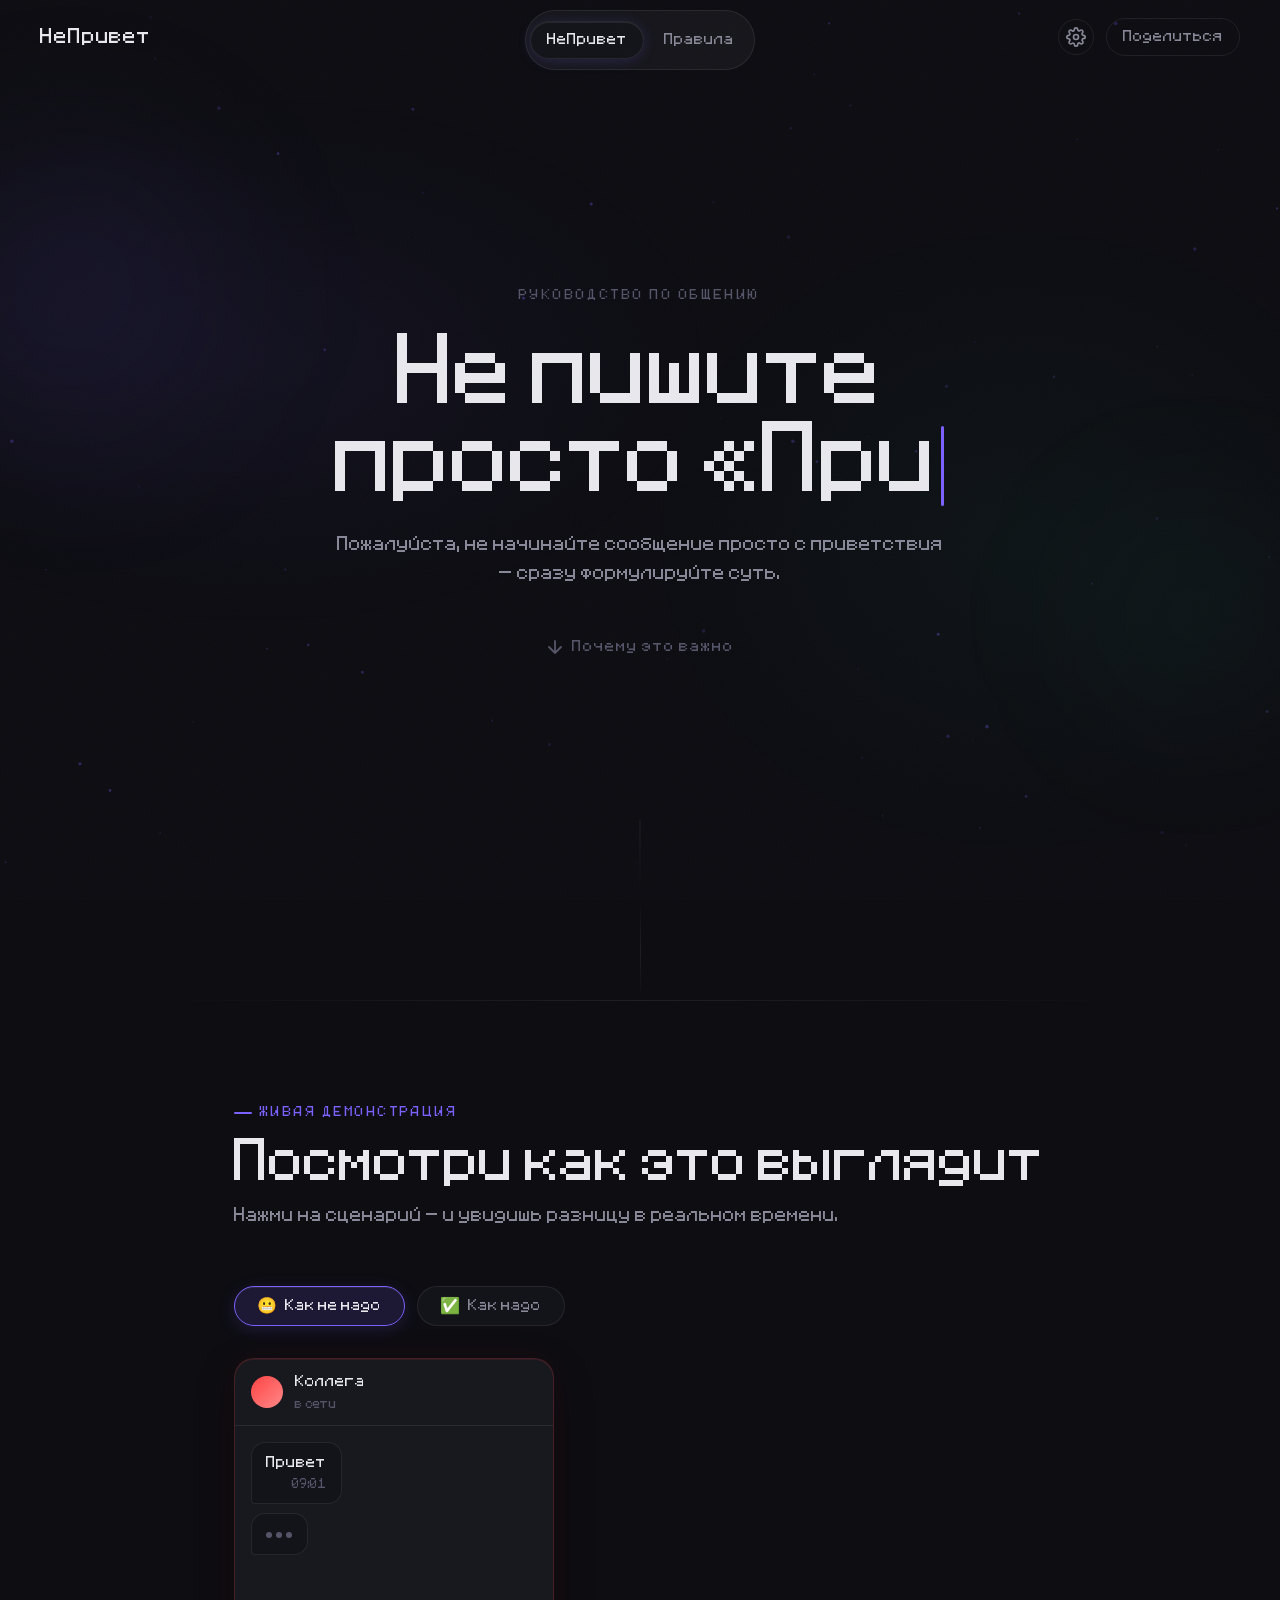
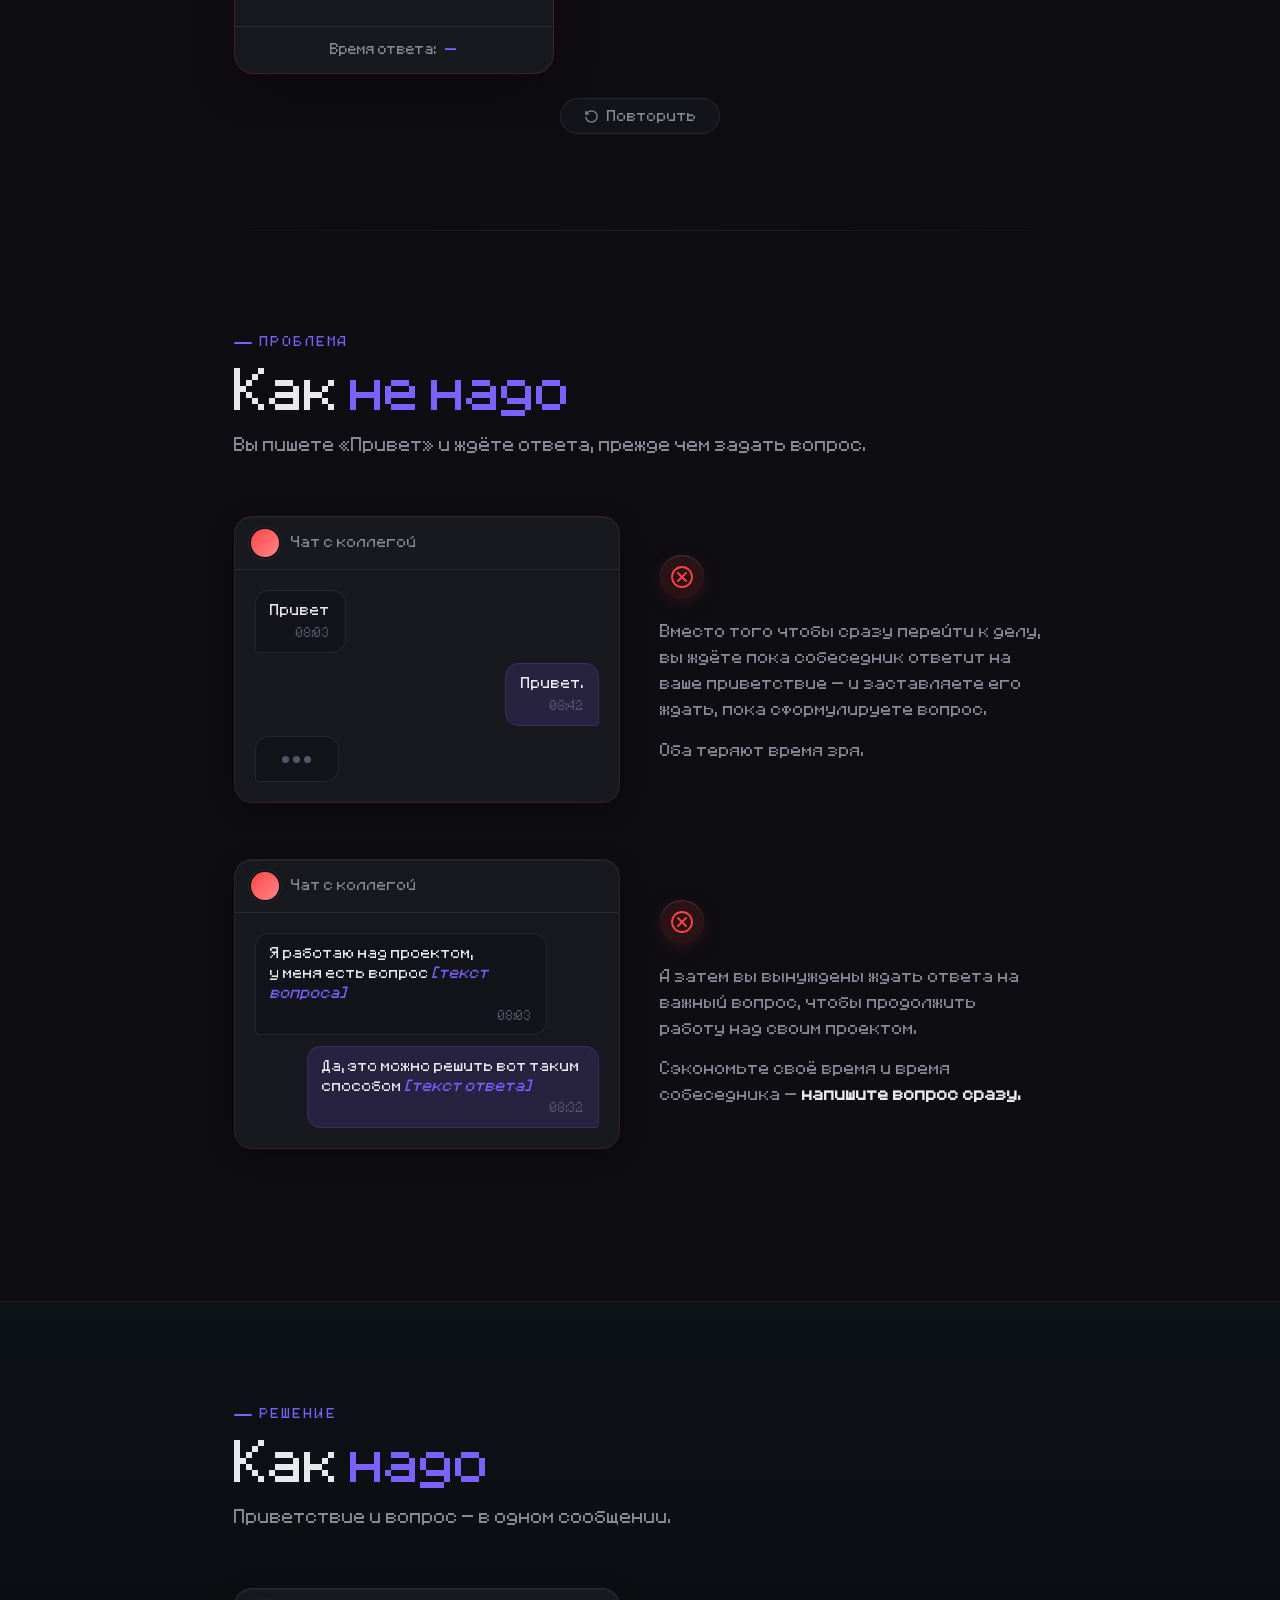
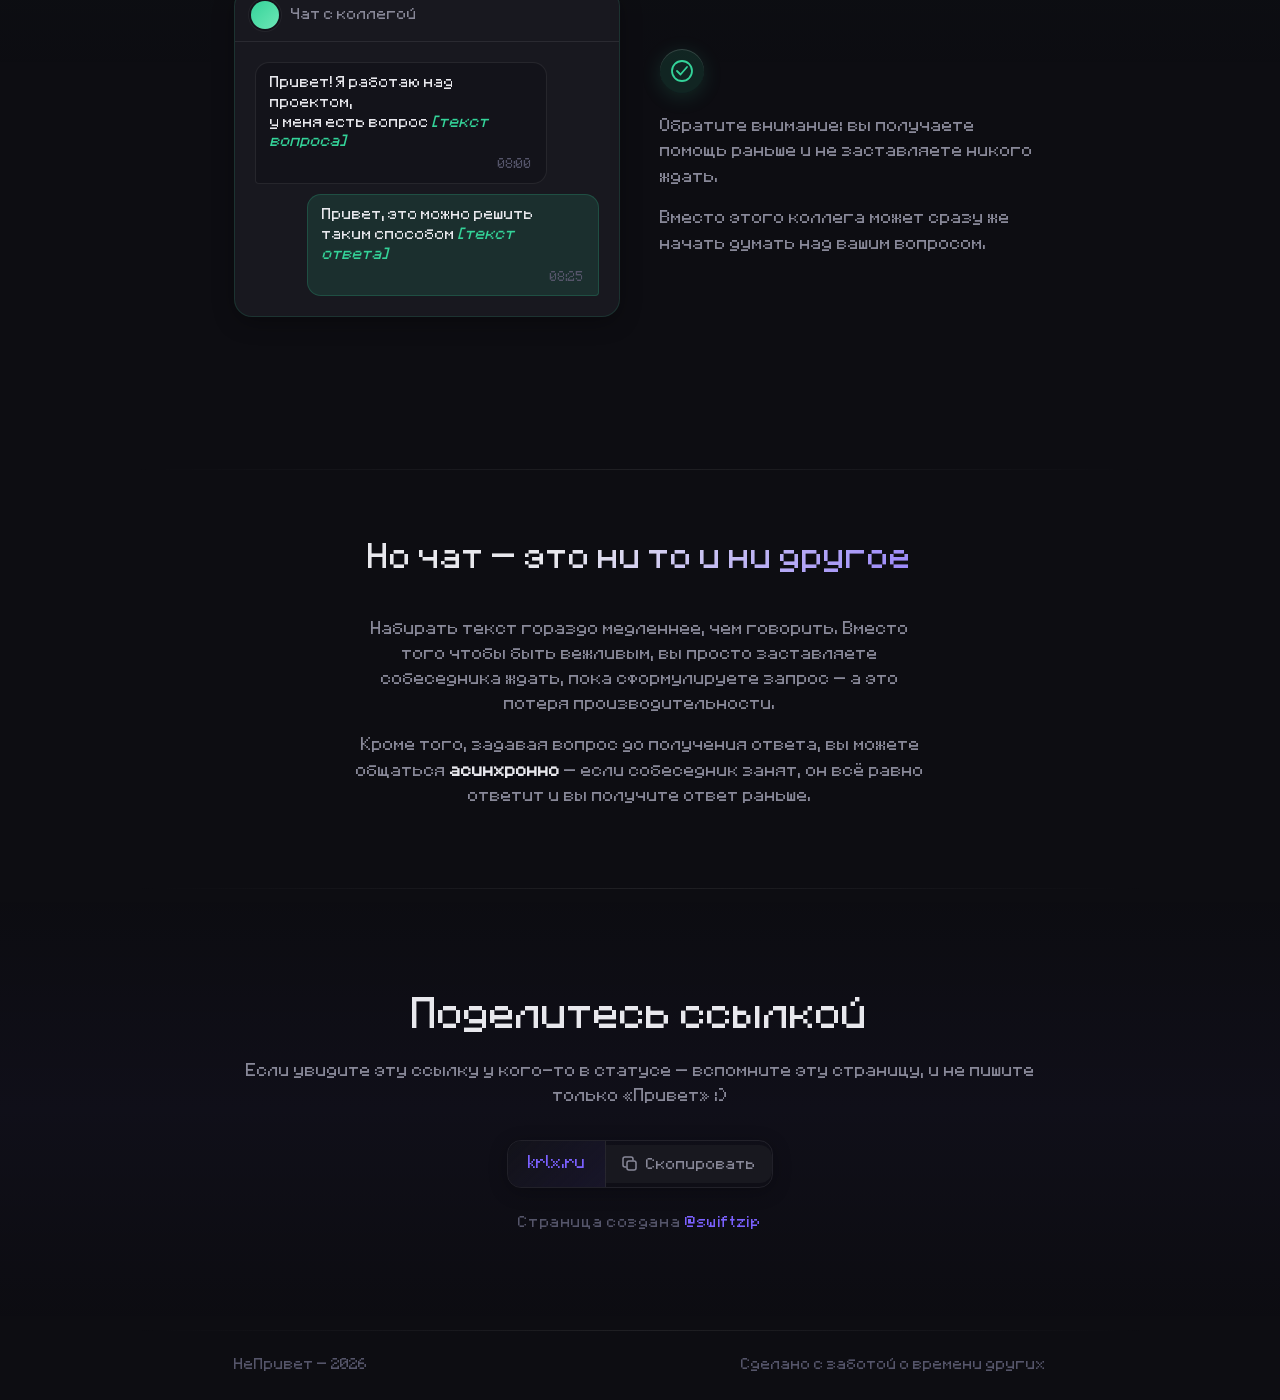
<file: index.html>
<!DOCTYPE html>
<html lang="ru">
<head>
  <meta charset="UTF-8" />
  <meta name="viewport" content="width=device-width, initial-scale=1.0" />
  <title>НеПривет — напиши сразу</title>
  <link rel="preconnect" href="https://fonts.googleapis.com" />
  <link rel="preconnect" href="https://fonts.gstatic.com" crossorigin />
  <link href="https://fonts.googleapis.com/css2?family=Inter:wght@300;400;500;600&display=swap" rel="stylesheet" />
  <script>
    try {
      const theme = localStorage.getItem('np_theme');
      const bg = theme === 'cyberpunk' ? '#120424' : theme === 'matrix' ? '#000800' : '#0d0d12';
      document.documentElement.style.background = bg;
      document.documentElement.style.setProperty('--bg', bg);
      if (theme === 'cyberpunk') {
        document.documentElement.style.setProperty('--surface', '#1f093d');
        document.documentElement.style.setProperty('--card', '#2b0f4c');
        document.documentElement.style.setProperty('--accent', '#ff0055');
        document.documentElement.style.setProperty('--accent-glow', 'rgba(255,0,85,0.08)');
      } else if (theme === 'matrix') {
        document.documentElement.style.setProperty('--surface', '#001a00');
        document.documentElement.style.setProperty('--card', '#002600');
        document.documentElement.style.setProperty('--accent', '#00ff41');
        document.documentElement.style.setProperty('--good', '#00ff41');
        document.documentElement.style.setProperty('--accent-glow', 'rgba(0,255,65,0.08)');
      } else {
        document.documentElement.style.setProperty('--accent-glow', 'rgba(123,97,255,0.08)');
      }
      if (localStorage.getItem('np_transitions') === 'false') {
        document.documentElement.classList.add('no-view-transitions');
      }
    } catch (e) {}
  </script>
  <style>
    /* Critical CSS — applied before any JS module loads.
       Prevents bare-HTML flash on view transitions. */
    *, *::before, *::after { box-sizing: border-box; margin: 0; padding: 0; }
    html { background: var(--bg, #0d0d12); }
    body { background: var(--bg, #0d0d12); font-family: 'Inter', sans-serif; color: #e8e8f0; opacity: 0; transition: opacity 0.15s ease; }
    body.ready { opacity: 1; }

    /* ── PARTICLES CANVAS ── */
    #particles-canvas {
      position: fixed;
      top: 0; left: 0;
      width: 100%; height: 100%;
      pointer-events: none;
      z-index: 0;
      opacity: 0.55;
    }

    /* \u2500\u2500 PARALLAX HERO \u2500\u2500 */
    .hero { overflow: hidden; }
    .hero-inner { will-change: transform; }

    /* \u2500\u2500 DESIGN POLISH \u2500\u2500 */

    /* Mesh gradient backdrop behind hero */
    .hero::before {
      content: '';
      position: absolute; inset: 0;
      background:
        radial-gradient(ellipse 60% 50% at 20% 40%, rgba(123,97,255,0.06) 0%, transparent 60%),
        radial-gradient(ellipse 50% 60% at 80% 60%, rgba(52,211,153,0.04) 0%, transparent 60%);
      pointer-events: none; z-index: 0;
    }

    /* Ambient glow under how-section */
    .how-section { background: linear-gradient(to bottom, rgba(52,211,153,.03) 0%, transparent 50%) !important; }
    .how-section::before {
      content: ''; position: absolute;
      top: -1px; left: 10%; right: 10%; height: 1px;
      background: linear-gradient(to right, transparent, rgba(52,211,153,.2), transparent);
    }

    /* Section top lines — thin gradient */
    .why-section::before, .async-section::before, .share-section::before, .demo-section::before {
      content: ''; position: absolute;
      top: 0; left: 10%; right: 10%; height: 1px;
      background: linear-gradient(to right, transparent, var(--border, rgba(255,255,255,.08)), transparent);
    }
    .why-section, .async-section, .share-section, .demo-section {
      border-top: none !important; position: relative;
    }

    /* Chat windows — rounder, softer borders, elegant ambient glow */
    .chat-window {
      border-radius: 18px !important;
      overflow: hidden;
      background: var(--card, #18181f);
      border: 1px solid var(--border, rgba(255,255,255,0.08));
      box-shadow: 0 6px 24px -4px rgba(0,0,0,0.4), inset 0 1px 0 rgba(255,255,255,0.04);
      transition: transform 0.35s cubic-bezier(0.16, 1, 0.3, 1), box-shadow 0.35s cubic-bezier(0.16, 1, 0.3, 1), border-color 0.35s ease;
    }
    .chat-window.bad  {
      border-color: rgba(255,68,68,0.14) !important;
    }
    .chat-window.good {
      border-color: rgba(52,211,153,0.14) !important;
    }
    .chat-window.bad:hover {
      transform: translateY(-2px);
      border-color: rgba(255,68,68,0.3) !important;
      box-shadow: 0 16px 40px -6px rgba(0,0,0,0.5), 0 0 36px rgba(255,68,68,0.08), inset 0 1px 0 rgba(255,68,68,0.12) !important;
    }
    .chat-window.good:hover {
      transform: translateY(-2px);
      border-color: rgba(52,211,153,0.3) !important;
      box-shadow: 0 16px 40px -6px rgba(0,0,0,0.5), 0 0 36px rgba(52,211,153,0.08), inset 0 1px 0 rgba(52,211,153,0.12) !important;
    }

    /* Avatar ring */
    .chat-avatar { box-shadow: 0 0 0 2px var(--surface,#13131a), 0 0 0 3px rgba(255,255,255,.05); }

    /* Share section ambient */
    .share-section { background: linear-gradient(to bottom, transparent, rgba(123,97,255,.03) 50%, transparent) !important; }

    /* Copy-url pill & container */
    .copy-wrap {
      border-radius: 14px !important;
      border: 1px solid var(--border, rgba(255,255,255,0.08));
      box-shadow: 0 4px 20px -2px rgba(0,0,0,0.3);
      transition: border-color 0.3s ease, box-shadow 0.3s ease;
    }
    .copy-wrap:hover {
      border-color: rgba(123,97,255,0.3);
      box-shadow: 0 10px 32px -4px rgba(0,0,0,0.45), 0 0 28px rgba(123,97,255,0.09);
    }
    .copy-url { background: linear-gradient(135deg, var(--surface), rgba(123,97,255,.08)) !important; }

    /* Rule cards softer */
    .rule-card {
      border-radius: 18px !important;
      border: 1px solid var(--border, rgba(255,255,255,0.07)) !important;
      box-shadow: 0 4px 20px -2px rgba(0,0,0,0.3);
      transition: transform 0.35s cubic-bezier(0.16, 1, 0.3, 1), box-shadow 0.35s cubic-bezier(0.16, 1, 0.3, 1), border-color 0.35s ease;
    }
    .rule-card:hover {
      transform: translateY(-2px);
      border-color: rgba(123,97,255,0.25) !important;
      box-shadow: 0 16px 40px -6px rgba(0,0,0,0.5), 0 0 32px rgba(123,97,255,0.08), inset 0 1px 0 rgba(123,97,255,0.1) !important;
    }

    /* Messages styling — softer rounded bubbles */
    .msg {
      border-radius: 14px !important;
      line-height: 1.55;
    }
    .msg-in { border-bottom-left-radius: 4px !important; }
    .msg-out { border-bottom-right-radius: 4px !important; }

    /* Icon badge glow — soft ambient drop */
    .good-badge { box-shadow: 0 4px 20px rgba(52,211,153,.15), inset 0 1px 0 rgba(255,255,255,.15); }
    .bad-badge  { box-shadow: 0 4px 20px rgba(255,68,68,.12), inset 0 1px 0 rgba(255,255,255,.15); }

    /* Async note gradient text */
    .async-note {
      background: linear-gradient(135deg, var(--text,#e8e8ed) 40%, var(--accent,#7B61FF) 100%);
      -webkit-background-clip: text; -webkit-text-fill-color: transparent; background-clip: text;
    }

    /* Footer gradient top line */
    .site-footer { border-top: none !important; position: relative; }
    .site-footer::before {
      content: ''; position: absolute;
      top: 0; left: 10%; right: 10%; height: 1px;
      background: linear-gradient(to right, transparent, var(--border,rgba(255,255,255,.08)), transparent);
    }

    /* ── GLOW & BUTTON EFFECTS ── */
    .btn-share {
      position: relative;
      border-radius: 99px;
      transition: background 0.25s, color 0.25s, border-color 0.25s, box-shadow 0.3s ease, transform 0.25s ease;
    }
    .btn-share:hover {
      transform: translateY(-1px);
      box-shadow: 0 4px 20px rgba(123,97,255,0.22), 0 0 16px rgba(123,97,255,0.1);
    }

    .copy-btn {
      position: relative;
      overflow: hidden;
      border-radius: 0 12px 12px 0;
    }
    .copy-btn::before {
      content: '';
      position: absolute;
      inset: 0;
      background: linear-gradient(90deg, transparent, rgba(123,97,255,0.15), transparent);
      transform: translateX(-100%);
      transition: transform 0.4s ease;
    }
    .copy-btn:hover::before { transform: translateX(100%); }

    /* ── TYPING CURSOR ── */
    .typing-cursor {
      display: inline-block;
      width: 3px;
      height: 1em;
      background: var(--accent, #7B61FF);
      margin-left: 4px;
      vertical-align: middle;
      border-radius: 2px;
      animation: blink 0.9s ease-in-out infinite;
    }
    @keyframes blink {
      0%, 100% { opacity: 1; }
      50% { opacity: 0; }
    }

    /* ── TYPING DOTS (chat) ── */
    .typing-dots {
      display: inline-flex;
      align-items: center;
      gap: 4px;
      padding: 8px 12px;
    }
    .typing-dots span {
      display: block;
      width: 7px;
      height: 7px;
      border-radius: 50%;
      background: var(--text-3, #55556a);
      animation: dotBounce 1.3s ease-in-out infinite;
    }
    .typing-dots span:nth-child(2) { animation-delay: 0.18s; }
    .typing-dots span:nth-child(3) { animation-delay: 0.36s; }
    @keyframes dotBounce {
      0%, 80%, 100% { transform: translateY(0); opacity: 0.4; }
      40% { transform: translateY(-5px); opacity: 1; }
    }

    /* ── STATS SECTION ── */
    .stats-section {
      padding: 5rem 0;
      border-top: 1px solid var(--border, rgba(255,255,255,0.08));
      position: relative;
      z-index: 1;
    }
    .stats-grid {
      display: grid;
      grid-template-columns: repeat(3, 1fr);
      gap: 2rem;
      margin-top: 2.5rem;
    }
    .stat-card {
      text-align: center;
      padding: 2rem 1rem;
      background: var(--card, #18181f);
      border: 1px solid var(--border, rgba(255,255,255,0.08));
      border-radius: 18px;
      transition: transform 0.35s cubic-bezier(0.16, 1, 0.3, 1), box-shadow 0.35s cubic-bezier(0.16, 1, 0.3, 1), border-color 0.35s ease;
      cursor: default;
      box-shadow: 0 4px 20px -2px rgba(0,0,0,0.3);
    }
    .stat-card:hover {
      transform: translateY(-3px);
      box-shadow: 0 16px 36px -6px rgba(0,0,0,0.45), 0 0 32px rgba(123,97,255,0.08);
      border-color: rgba(123,97,255,0.25);
    }
    .stat-number {
      font-family: var(--font, 'Minecraft', sans-serif);
      font-size: clamp(2rem, 5vw, 3.2rem);
      font-weight: 400;
      color: var(--accent, #7B61FF);
      line-height: 1;
      margin-bottom: 0.5rem;
      display: block;
    }
    .stat-label {
      font-size: 0.82rem;
      color: var(--text-2, #888898);
      letter-spacing: 0.04em;
    }

    /* ── MOUSE GLOW CURSOR ── */
    .mouse-glow {
      position: fixed;
      width: 480px;
      height: 480px;
      border-radius: 50%;
      pointer-events: none;
      z-index: 0;
      background: radial-gradient(circle, var(--accent-glow, rgba(123,97,255,0.06)) 0%, transparent 68%);
      transform: translate(-50%, -50%);
      transition: opacity 0.3s ease;
      opacity: 0;
      filter: blur(20px);
    }

    /* ── NAV ACTIVE GLOW ── */
    .nav-item.active {
      box-shadow: 0 2px 14px rgba(123,97,255,0.18), inset 0 1px 0 rgba(255,255,255,0.08);
    }
    .nav-item {
      transition: background 0.2s, color 0.2s, box-shadow 0.2s;
    }
    .nav-item:hover:not(.active) {
      box-shadow: 0 2px 8px rgba(255,255,255,0.05);
    }

    /* ── SECTION HIGHLIGHT LINE ── */
    .section-tag {
      position: relative;
    }
    .section-tag::before {
      content: '';
      display: inline-block;
      width: 18px;
      height: 2px;
      background: var(--accent, #7B61FF);
      vertical-align: middle;
      margin-right: 8px;
      border-radius: 2px;
    }

    /* ── HERO GRADIENT ORBS ── */
    .hero-orb {
      position: absolute;
      border-radius: 50%;
      filter: blur(80px);
      pointer-events: none;
      z-index: 0;
      animation: orbFloat 8s ease-in-out infinite alternate;
    }
    .hero-orb-1 {
      width: 400px;
      height: 400px;
      background: radial-gradient(circle, rgba(123,97,255,0.12) 0%, transparent 70%);
      top: 10%;
      left: -10%;
    }
    .hero-orb-2 {
      width: 300px;
      height: 300px;
      background: radial-gradient(circle, rgba(52,211,153,0.07) 0%, transparent 70%);
      bottom: 15%;
      right: -5%;
      animation-delay: -4s;
    }
    @keyframes orbFloat {
      from { transform: translate(0, var(--scroll-y, 0px)) scale(1); }
      to { transform: translate(30px, calc(var(--scroll-y, 0px) - 20px)) scale(1.05); }
    }
    .hero { position: relative; z-index: 1; }
    .hero-inner { position: relative; z-index: 2; }

    /* Ensure all content above canvas/glow */
    main, header, nav, footer { position: relative; z-index: 1; }

    /* \u2500\u2500 DEMO SECTION \u2500\u2500 */
    .demo-section { border-top: 1px solid var(--border, rgba(255,255,255,.08)); }

    .demo-tabs {
      display: flex; gap: .75rem;
      margin-bottom: 2rem;
    }
    .demo-tab-btn {
      display: flex; align-items: center; gap: .5rem;
      padding: .6rem 1.4rem; border-radius: 99px;
      border: 1px solid var(--border, rgba(255,255,255,.08));
      background: var(--surface, #13131a);
      color: var(--text-2, #888898);
      font-family: var(--font); font-size: .82rem;
      cursor: pointer;
      transition: background .2s, color .2s, border-color .2s, box-shadow .25s ease, transform .2s ease;
    }
    .demo-tab-btn:hover { color: var(--text); background: var(--card); }
    .demo-tab-btn.active {
      background: var(--accent-dim, rgba(123,97,255,.15));
      border-color: var(--accent, #7B61FF);
      color: var(--text);
      box-shadow: 0 4px 18px rgba(123,97,255,0.16), inset 0 1px 0 rgba(255,255,255,0.08);
    }
    .demo-tab-icon { font-size: 1rem; }

    .demo-arena {
      display: flex; align-items: flex-start; gap: 2.5rem;
      flex-wrap: wrap;
    }

    /* phone mockup — rounded, soft lighting */
    .demo-phone {
      flex: 0 0 320px; max-width: 100%;
      background: var(--card, #18181f);
      border: 1px solid var(--border, rgba(255,255,255,.08));
      border-radius: 20px; overflow: hidden;
      box-shadow: 0 8px 32px -4px rgba(0,0,0,0.4), inset 0 1px 0 rgba(255,255,255,0.04);
      transition: border-color .4s, box-shadow .4s, transform .4s;
    }
    .demo-phone.scene-bad  {
      border-color: rgba(255,68,68,.18);
      box-shadow: 0 14px 40px -4px rgba(0,0,0,0.45), 0 0 36px rgba(255,68,68,.07), inset 0 1px 0 rgba(255,68,68,0.1);
    }
    .demo-phone.scene-good {
      border-color: rgba(52,211,153,.18);
      box-shadow: 0 14px 40px -4px rgba(0,0,0,0.45), 0 0 36px rgba(52,211,153,.07), inset 0 1px 0 rgba(52,211,153,0.1);
    }

    .demo-phone-bar {
      display: flex; align-items: center; gap: .75rem;
      padding: .75rem 1rem;
      border-bottom: 1px solid var(--border, rgba(255,255,255,.08));
    }
    .demo-avatar {
      width: 32px; height: 32px; border-radius: 50%;
      background: linear-gradient(135deg, #7B61FF, #34d399);
      transition: background .4s;
      flex-shrink: 0;
    }
    .demo-avatar.bad-av  { background: linear-gradient(135deg,#f44,#f88); }
    .demo-avatar.good-av { background: linear-gradient(135deg,#34d399,#6ee7b7); }
    .demo-contact-name { display: block; font-size: .82rem; color: var(--text); }
    .demo-contact-status {
      display: block; font-size: .68rem;
      color: var(--text-3, #55556a); letter-spacing: .03em;
    }
    .demo-contact-status.online { color: #34d399; }

    .demo-chat-body {
      min-height: 200px; padding: 1rem;
      display: flex; flex-direction: column; gap: .55rem;
      overflow: hidden;
    }

    /* demo messages — rounded message bubbles */
    .demo-msg {
      max-width: 82%;
      padding: .65rem .9rem;
      border-radius: 14px;
      font-size: .8rem; line-height: 1.55;
      color: var(--text);
      opacity: 0; transform: translateY(8px);
      transition: opacity .3s ease, transform .3s ease;
    }
    .demo-msg.visible { opacity: 1; transform: translateY(0); }
    .demo-msg.in  {
      align-self: flex-start;
      background: var(--surface);
      border: 1px solid var(--border);
      border-bottom-left-radius: 4px;
    }
    .demo-msg.out {
      align-self: flex-end;
      background: var(--accent-dim);
      border: 1px solid rgba(123,97,255,.2);
      border-bottom-right-radius: 4px;
    }
    .demo-msg.out.good-out {
      background: var(--good-dim, rgba(52,211,153,.12));
      border-color: rgba(52,211,153,.25);
      border-bottom-right-radius: 4px;
    }
    .demo-msg-time { display: block; font-size: .65rem; color: var(--text-3); margin-top: .2rem; text-align: right; }

    /* typing dots inside demo */
    .demo-dots {
      display: inline-flex; align-items: center; gap: 4px; padding: 4px 0;
    }
    .demo-dots span {
      display: block; width: 6px; height: 6px; border-radius: 50%;
      background: var(--text-3, #55556a);
      animation: dotBounce 1.3s ease-in-out infinite;
    }
    .demo-dots span:nth-child(2) { animation-delay: .18s; }
    .demo-dots span:nth-child(3) { animation-delay: .36s; }

    /* time bar */
    .demo-time-bar {
      display: flex; align-items: center; justify-content: center; gap: .5rem;
      padding: .65rem 1rem;
      border-top: 1px solid var(--border, rgba(255,255,255,.08));
      font-size: .75rem; color: var(--text-2);
    }
    .demo-time-value { font-family: var(--font); font-size: .9rem; color: var(--accent); }
    .demo-time-value.good-time { color: var(--good, #34d399); }

    /* verdict — rounded, soft lighting */
    .demo-verdict {
      flex: 1; min-width: 200px;
      display: flex; flex-direction: column; gap: 1rem;
      padding: 1.6rem;
      background: var(--card, #18181f);
      border: 1px solid var(--border, rgba(255,255,255,.08));
      border-radius: 20px;
      box-shadow: 0 8px 32px -4px rgba(0,0,0,0.35), inset 0 1px 0 rgba(255,255,255,0.04);
      opacity: 0; transition: opacity .5s ease, transform .5s ease;
      min-height: 200px; justify-content: center;
    }
    .demo-verdict.visible { opacity: 1; }
    .demo-verdict-icon {
      font-size: 2rem;
      display: block; margin-bottom: .25rem;
    }
    .demo-verdict-title {
      font-family: var(--font); font-size: 1.1rem;
      color: var(--text); margin-bottom: .35rem;
    }
    .demo-verdict-text { font-size: .85rem; color: var(--text-2); line-height: 1.7; }
    .demo-verdict-tag {
      display: inline-flex; align-items: center; gap: .4rem;
      font-size: .72rem; padding: .3rem .75rem;
      border-radius: 99px;
      margin-top: .25rem; width: fit-content;
    }
    .demo-verdict-tag.bad-tag  { background: var(--bad-dim, rgba(255,68,68,.12)); color: var(--bad, #ff4444); }
    .demo-verdict-tag.good-tag { background: var(--good-dim, rgba(52,211,153,.12)); color: var(--good, #34d399); }

    /* replay button */
    .demo-controls { margin-top: 1.5rem; display: flex; justify-content: center; }
    .demo-replay-btn {
      display: inline-flex; align-items: center; gap: .5rem;
      padding: .6rem 1.4rem; border-radius: 99px;
      border: 1px solid var(--border); background: var(--surface);
      color: var(--text-2); font-family: var(--font); font-size: .8rem;
      cursor: pointer;
      transition: background .2s, color .2s, transform .2s, box-shadow .25s ease, border-color .2s;
    }
    .demo-replay-btn:hover {
      background: var(--accent-dim);
      color: var(--text);
      border-color: var(--accent);
      box-shadow: 0 4px 18px rgba(123,97,255,.18);
      transform: translateY(-1px);
    }
    .demo-replay-btn:active { transform: scale(.96); }
    .demo-replay-btn svg { transition: transform .4s ease; }
    .demo-replay-btn:hover svg { transform: rotate(360deg); }

    @media (max-width: 700px) {
      .demo-arena { flex-direction: column; }
      .demo-phone { flex: none; width: 100%; }
      .demo-verdict { min-height: auto; }
    }
      .settings-modal { border-radius: 20px !important; box-shadow: 0 20px 50px -10px rgba(0,0,0,0.7), 0 0 32px rgba(123,97,255,0.08) !important; }
  </style>
  <script type="module" crossorigin src="./assets/main-DlyCeHxg.js"></script>
  <link rel="modulepreload" crossorigin href="./assets/settings-BnMSwlz1.js">
  <link rel="stylesheet" crossorigin href="./assets/settings-6SeNRSCi.css">
</head>
<body>
  <!-- Subtle noise overlay -->
  <div class="noise" aria-hidden="true"></div>

  <!-- ─── HEADER ─── -->
  <header class="site-header" id="site-header">
    <a href="index.html" class="site-logo">НеПривет</a>
    <div class="header-actions">
      <button id="settings-btn" class="btn-icon" aria-label="Настройки">
        <svg width="20" height="20" viewBox="0 0 24 24" fill="none" stroke="currentColor" stroke-width="2"><path d="M12 15a3 3 0 100-6 3 3 0 000 6z"/><path d="M19.4 15a1.65 1.65 0 00.33 1.82l.06.06a2 2 0 010 2.83 2 2 0 01-2.83 0l-.06-.06a1.65 1.65 0 00-1.82-.33 1.65 1.65 0 00-1 1.51V21a2 2 0 01-2 2 2 2 0 01-2-2v-.09A1.65 1.65 0 009 19.4a1.65 1.65 0 00-1.82.33l-.06.06a2 2 0 01-2.83 0 2 2 0 010-2.83l.06-.06a1.65 1.65 0 00.33-1.82 1.65 1.65 0 00-1.51-1H3a2 2 0 01-2-2 2 2 0 012-2h.09A1.65 1.65 0 004.6 9a1.65 1.65 0 00-.33-1.82l-.06-.06a2 2 0 010-2.83 2 2 0 012.83 0l.06.06a1.65 1.65 0 001.82.33H9a1.65 1.65 0 001-1.51V3a2 2 0 012-2 2 2 0 012 2v.09a1.65 1.65 0 001 1.51 1.65 1.65 0 001.82-.33l.06-.06a2 2 0 012.83 0 2 2 0 010 2.83l-.06.06a1.65 1.65 0 00-.33 1.82V9a1.65 1.65 0 001.51 1H21a2 2 0 012 2 2 2 0 01-2 2h-.09a1.65 1.65 0 00-1.51 1z"/></svg>
      </button>
      <a href="#share" class="btn-share">Поделиться</a>
    </div>
  </header>

  <!-- Nav is a direct child of body — NOT inside header.
       backdrop-filter on .site-header.scrolled would break position:fixed on children -->
  <nav class="site-nav">
    <a href="index.html" class="nav-item active">НеПривет</a>
    <a href="rules.html" class="nav-item">Правила</a>
  </nav>

  <main>

    <!-- ─── HERO ─── -->
    <section class="hero" id="hero">
      <!-- gradient orbs -->
      <div class="hero-orb hero-orb-1" aria-hidden="true"></div>
      <div class="hero-orb hero-orb-2" aria-hidden="true"></div>
      <div class="hero-inner" id="hero-inner">
        <p class="hero-eyebrow js-fade" data-delay="0">Руководство по общению</p>
        <h1 class="hero-title js-fade" data-delay="0.1" id="hero-title-el">
          <span id="typed-text"></span><span class="typing-cursor" id="typing-cursor"></span>
        </h1>
        <p class="hero-desc js-fade" data-delay="0.2">
          Пожалуйста, не начинайте сообщение просто с приветствия<br/>
          — сразу формулируйте суть.
        </p>
        <a href="#why" class="hero-scroll js-fade" data-delay="0.35" aria-label="Прокрутить вниз">
          <svg width="18" height="18" viewBox="0 0 18 18" fill="none" aria-hidden="true">
            <path d="M9 3v12M3 9l6 6 6-6" stroke="currentColor" stroke-width="1.8" stroke-linecap="round" stroke-linejoin="round"/>
          </svg>
          Почему это важно
        </a>
      </div>
    </section>

    <!-- ─── DIVIDER LINE ─── -->
    <div class="timeline-line" aria-hidden="true"></div>

    <!-- ─── LIVE DEMO SECTION ─── -->
    <section class="demo-section section" id="demo">
      <div class="container">
        <span class="section-tag js-reveal">Живая демонстрация</span>
        <h2 class="section-title js-reveal">Посмотри как это выглядит</h2>
        <p class="section-sub js-reveal">Нажми на сценарий — и увидишь разницу в реальном времени.</p>

        <div class="demo-tabs js-reveal">
          <button class="demo-tab-btn active" data-scene="bad" id="demo-bad-btn">
            <span class="demo-tab-icon">😬</span>
            Как не надо
          </button>
          <button class="demo-tab-btn" data-scene="good" id="demo-good-btn">
            <span class="demo-tab-icon">✅</span>
            Как надо
          </button>
        </div>

        <div class="demo-arena js-reveal">
          <div class="demo-phone">
            <div class="demo-phone-bar">
              <div class="demo-avatar" id="demo-avatar"></div>
              <div class="demo-contact">
                <span class="demo-contact-name" id="demo-contact-name">Коллега</span>
                <span class="demo-contact-status" id="demo-contact-status">в сети</span>
              </div>
            </div>
            <div class="demo-chat-body" id="demo-chat-body"></div>
            <div class="demo-time-bar">
              <span class="demo-time-label">Время ответа:</span>
              <span class="demo-time-value" id="demo-time-value">—</span>
            </div>
          </div>
          <div class="demo-verdict" id="demo-verdict"></div>
        </div>

        <div class="demo-controls js-reveal">
          <button class="demo-replay-btn" id="demo-replay-btn" aria-label="Воспроизвести снова">
            <svg width="15" height="15" viewBox="0 0 24 24" fill="none" stroke="currentColor" stroke-width="2" aria-hidden="true">
              <path d="M3 12a9 9 0 1 0 9-9 9.75 9.75 0 0 0-6.74 2.74L3 8"/>
              <path d="M3 3v5h5"/>
            </svg>
            Повторить
          </button>
        </div>
      </div>
    </section>

    <!-- ─── WHY SECTION ─── -->
    <section id="why" class="section why-section">
      <div class="container">
        <span class="section-tag js-reveal">Проблема</span>
        <h2 class="section-title js-reveal">Как <em>не надо</em></h2>
        <p class="section-sub js-reveal">Вы пишете «Привет» и ждёте ответа, прежде чем задать вопрос.</p>

        <div class="split js-reveal">
          <div class="chat-wrap">
            <div class="chat-window bad">
              <div class="chat-bar">
                <div class="chat-avatar bad-avatar"></div>
                <span>Чат с коллегой</span>
              </div>
              <div class="chat-body">
                <div class="msg msg-in">Привет<span class="msg-time">08:03</span></div>
                <div class="msg msg-out typing-delay">Привет.<span class="msg-time">08:42</span></div>
                <div class="msg msg-in">
                  <div class="typing-dots" aria-label="Собеседник набирает сообщение">
                    <span></span><span></span><span></span>
                  </div>
                </div>
              </div>
            </div>
          </div>
          <div class="explanation bad-exp">
            <div class="icon-badge bad-badge">
              <svg width="22" height="22" viewBox="0 0 22 22" fill="none" aria-hidden="true">
                <circle cx="11" cy="11" r="10" stroke="currentColor" stroke-width="1.8"/>
                <path d="M7 7l8 8M15 7l-8 8" stroke="currentColor" stroke-width="1.8" stroke-linecap="round"/>
              </svg>
            </div>
            <p>Вместо того чтобы сразу перейти к делу, вы ждёте пока собеседник ответит на ваше приветствие — и заставляете его ждать, пока сформулируете вопрос.</p>
            <p>Оба теряют время зря.</p>
          </div>
        </div>

        <div class="split split-reverse js-reveal">
          <div class="explanation bad-exp">
            <div class="icon-badge bad-badge">
              <svg width="22" height="22" viewBox="0 0 22 22" fill="none" aria-hidden="true">
                <circle cx="11" cy="11" r="10" stroke="currentColor" stroke-width="1.8"/>
                <path d="M7 7l8 8M15 7l-8 8" stroke="currentColor" stroke-width="1.8" stroke-linecap="round"/>
              </svg>
            </div>
            <p>А затем вы вынуждены ждать ответа на важный вопрос, чтобы продолжить работу над своим проектом.</p>
            <p>Сэкономьте своё время и время собеседника — <strong>напишите вопрос сразу.</strong></p>
          </div>
          <div class="chat-wrap">
            <div class="chat-window bad">
              <div class="chat-bar">
                <div class="chat-avatar bad-avatar"></div>
                <span>Чат с коллегой</span>
              </div>
              <div class="chat-body">
                <div class="msg msg-in">Я работаю над проектом,<br/>у меня есть вопрос <span class="placeholder">[текст вопроса]</span><span class="msg-time">08:03</span></div>
                <div class="msg msg-out">Да, это можно решить вот таким способом <span class="placeholder">[текст ответа]</span><span class="msg-time">08:32</span></div>
              </div>
            </div>
          </div>
        </div>
      </div>
    </section>

    <!-- ─── HOW SECTION ─── -->
    <section id="how" class="section how-section">
      <div class="container">
        <span class="section-tag js-reveal">Решение</span>
        <h2 class="section-title js-reveal">Как <em>надо</em></h2>
        <p class="section-sub js-reveal">Приветствие и вопрос — в одном сообщении.</p>

        <div class="split js-reveal">
          <div class="chat-wrap">
            <div class="chat-window good">
              <div class="chat-bar">
                <div class="chat-avatar good-avatar"></div>
                <span>Чат с коллегой</span>
              </div>
              <div class="chat-body">
                <div class="msg msg-in">
                  Привет! Я работаю над проектом,<br/>у меня есть вопрос <span class="placeholder">[текст вопроса]</span>
                  <span class="msg-time">08:00</span>
                </div>
                <div class="msg msg-out">
                  Привет, это можно решить<br/>таким способом <span class="placeholder">[текст ответа]</span>
                  <span class="msg-time">08:25</span>
                </div>
              </div>
            </div>
          </div>
          <div class="explanation good-exp">
            <div class="icon-badge good-badge">
              <svg width="22" height="22" viewBox="0 0 22 22" fill="none" aria-hidden="true">
                <circle cx="11" cy="11" r="10" stroke="currentColor" stroke-width="1.8"/>
                <path d="M6 11l3.5 3.5L16 7" stroke="currentColor" stroke-width="1.8" stroke-linecap="round" stroke-linejoin="round"/>
              </svg>
            </div>
            <p>Обратите внимание: вы получаете помощь раньше и не заставляете никого ждать.</p>
            <p>Вместо этого коллега может сразу же начать думать над вашим вопросом.</p>
          </div>
        </div>
      </div>
    </section>

    <!-- ─── ASYNC NOTE ─── -->
    <section class="async-section section">
      <div class="container">
        <p class="async-note js-reveal">
          Но чат — это ни то и ни другое
        </p>
        <p class="async-desc js-reveal">
          Набирать текст гораздо медленнее, чем говорить. Вместо того чтобы быть вежливым,
          вы просто заставляете собеседника ждать, пока сформулируете запрос —
          а это потеря производительности.
        </p>
        <p class="async-desc js-reveal">
          Кроме того, задавая вопрос до получения ответа, вы можете общаться
          <strong>асинхронно</strong> — если собеседник занят, он всё равно ответит
          и вы получите ответ раньше.
        </p>
      </div>
    </section>

    <!-- ─── SHARE ─── -->
    <section id="share" class="share-section section">
      <div class="container">
        <h2 class="share-title js-reveal">Поделитесь ссылкой</h2>
        <p class="share-sub js-reveal">Если увидите эту ссылку у кого-то в статусе — вспомните эту страницу, и не пишите только «Привет» :)</p>
        <div class="copy-wrap js-reveal">
          <span class="copy-url" id="copy-url">krlx.ru</span>
          <button class="copy-btn" id="copy-btn" aria-label="Скопировать ссылку">
            <svg width="16" height="16" viewBox="0 0 16 16" fill="none" aria-hidden="true">
              <rect x="5" y="5" width="9" height="9" rx="2" stroke="currentColor" stroke-width="1.5"/>
              <path d="M4 11H3a2 2 0 01-2-2V3a2 2 0 012-2h6a2 2 0 012 2v1" stroke="currentColor" stroke-width="1.5" stroke-linecap="round"/>
            </svg>
            <span id="copy-label">Скопировать</span>
          </button>
        </div>
        <p class="share-author js-reveal">Страница создана <a href="https://t.me/swiftzip" target="_blank" rel="noopener" class="author-link">@swiftzip</a></p>
      </div>
    </section>

  </main>

  <!-- ─── FOOTER ─── -->
  <footer class="site-footer">
    <div class="container footer-inner">
      <span>НеПривет — 2026</span>
      <span>Сделано с заботой о времени других</span>
    </div>
  </footer>

  <!-- Mouse glow element -->
  <div class="mouse-glow" id="mouse-glow" aria-hidden="true"></div>

  <!-- Particles canvas -->
  <canvas id="particles-canvas" aria-hidden="true"></canvas>

  <script>
  /* ── 1. PARTICLES ── */
  (function() {
    const canvas = document.getElementById('particles-canvas');
    const ctx = canvas.getContext('2d');
    let W, H, particles = [], animId;

    function resize() {
      W = canvas.width = window.innerWidth;
      H = canvas.height = window.innerHeight;
    }

    function getAccentRgb() {
      const v = getComputedStyle(document.documentElement).getPropertyValue('--accent').trim();
      if (v.startsWith('#')) {
        const hex = v.slice(1);
        const r = parseInt(hex.slice(0,2),16);
        const g = parseInt(hex.slice(2,4),16);
        const b = parseInt(hex.slice(4,6),16);
        return `${r},${g},${b}`;
      }
      return '123,97,255';
    }

    function createParticle() {
      return {
        x: Math.random() * W,
        y: Math.random() * H,
        r: Math.random() * 1.5 + 0.3,
        vx: (Math.random() - 0.5) * 0.25,
        vy: (Math.random() - 0.5) * 0.25,
        alpha: Math.random() * 0.5 + 0.1
      };
    }

    function init() {
      resize();
      const count = Math.min(80, Math.floor(W * H / 14000));
      particles = [];
      for (let i = 0; i < count; i++) particles.push(createParticle());
    }

    function draw() {
      ctx.clearRect(0, 0, W, H);
      const rgb = getAccentRgb();
      particles.forEach(p => {
        ctx.beginPath();
        ctx.arc(p.x, p.y, p.r, 0, Math.PI * 2);
        ctx.fillStyle = `rgba(${rgb},${p.alpha})`;
        ctx.fill();
        p.x += p.vx;
        p.y += p.vy;
        if (p.x < -5) p.x = W + 5;
        if (p.x > W + 5) p.x = -5;
        if (p.y < -5) p.y = H + 5;
        if (p.y > H + 5) p.y = -5;
      });
      animId = requestAnimationFrame(draw);
    }

    window.addEventListener('resize', () => { cancelAnimationFrame(animId); init(); draw(); });
    init();
    draw();
  })();

  /* ── 2. MOUSE GLOW ── */
  (function() {
    const glow = document.getElementById('mouse-glow');
    let visible = false;
    document.addEventListener('mousemove', e => {
      glow.style.left = e.clientX + 'px';
      glow.style.top = e.clientY + 'px';
      if (!visible) { glow.style.opacity = '1'; visible = true; }
    });
    document.addEventListener('mouseleave', () => { glow.style.opacity = '0'; visible = false; });
  })();

  /* ── 3. TYPING ANIMATION ── */
  (function() {
    const el = document.getElementById('typed-text');
    const cursor = document.getElementById('typing-cursor');
    if (!el) return;
    const line1 = 'Не пишите';
    const line2 = 'просто «Привет»';
    const fullText = line1 + '\n' + line2;
    let i = 0;

    function type() {
      if (i <= fullText.length) {
        const chunk = fullText.slice(0, i);
        el.innerHTML = chunk.replace('\n', '<br/>');
        i++;
        const delay = i <= line1.length ? 70 : i === line1.length + 1 ? 300 : 60;
        setTimeout(type, delay);
      } else {
        setTimeout(() => {
          if (cursor) { cursor.style.animation = 'none'; cursor.style.opacity = '0'; }
        }, 1800);
      }
    }

    setTimeout(type, 500);
  })();

  /* ── 4. PARALLAX HERO ── */
  (function() {
    const inner = document.getElementById('hero-inner');
    const orbs = document.querySelectorAll('.hero-orb');
    if (!inner) return;
    let ticking = false;
    window.addEventListener('scroll', () => {
      if (!ticking) {
        requestAnimationFrame(() => {
          const y = window.scrollY;
          inner.style.transform = `translateY(${y * 0.22}px)`;
          orbs.forEach((o, idx) => {
            o.style.setProperty('--scroll-y', `${y * (idx === 0 ? 0.12 : 0.08)}px`);
          });
          ticking = false;
        });
        ticking = true;
      }
    }, { passive: true });
  })();

  /* \u2500\u2500 5. LIVE DEMO ENGINE \u2500\u2500 */
  (function() {
    const chatBody  = document.getElementById('demo-chat-body');
    const verdict   = document.getElementById('demo-verdict');
    const timeVal   = document.getElementById('demo-time-value');
    const replayBtn = document.getElementById('demo-replay-btn');
    const avatar    = document.getElementById('demo-avatar');
    const phone     = document.querySelector('.demo-phone');
    const tabBtns   = document.querySelectorAll('.demo-tab-btn');
    if (!chatBody) return;

    let currentScene = 'bad';
    let running = false;
    let timeouts = [];

    const scenes = {
      bad: {
        avatarClass: 'bad-av',
        phoneClass: 'scene-bad',
        steps: [
          { delay: 300,  dir: 'in',  text: 'Привет', time: '09:01' },
          { delay: 700,  dir: 'in',  dots: true },
          { delay: 1600, dir: 'out', text: 'Привет :)', time: '09:38', removeDots: true },
          { delay: 2200, dir: 'in',  dots: true },
          { delay: 3000, dir: 'in',  text: 'У тебя есть минутка?', time: '09:39', removeDots: true },
          { delay: 3600, dir: 'out', dots: true },
          { delay: 4600, dir: 'out', text: 'Да, что случилось?', time: '10:12', removeDots: true },
        ],
        finalTime: '~70 мин',
        finalTimeClass: '',
        verdict: {
          icon: '😮',
          title: 'Потрачено ~70 минут',
          text: 'Три пустых обмена сообщениями — и только потом к сути. Собеседник дважды прерывался и потерял контекст.',
          tag: '❌ Так не надо',
          tagClass: 'bad-tag',
        }
      },
      good: {
        avatarClass: 'good-av',
        phoneClass: 'scene-good',
        steps: [
          { delay: 300,  dir: 'in',  text: 'Привет! Есть вопрос по деплою — Railway падает с ошибкой 502 после пуша. Логи прикладываю: [logs]. Что смотреть?', time: '09:01' },
          { delay: 1000, dir: 'out', dots: true },
          { delay: 2400, dir: 'out', text: 'Привет! Скорее всего PORT не выставлен. Добавь PORT=3000 в env. Если не поможет — скинь Dockerfile', time: '09:08', removeDots: true },
          { delay: 3200, dir: 'in',  text: 'Сработало, спасибо! 🎉', time: '09:09' },
        ],
        finalTime: '~8 мин',
        finalTimeClass: 'good-time',
        verdict: {
          icon: '🚀',
          title: 'Вопрос решён за ~8 минут',
          text: 'Один чёткий вопрос с контекстом — один чёткий ответ. Собеседник сразу понял задачу и смог помочь.',
          tag: '✅ Вот как надо',
          tagClass: 'good-tag',
        }
      }
    };

    function stopScene() {
      timeouts.forEach(clearTimeout);
      timeouts = [];
      running = false;
    }

    function clearAll() {
      stopScene();
      chatBody.innerHTML = '';
      verdict.innerHTML = '';
      verdict.classList.remove('visible');
      timeVal.textContent = '—';
      timeVal.className = 'demo-time-value';
      if (phone) phone.className = 'demo-phone';
      if (avatar) avatar.className = 'demo-avatar';
    }

    function addMsg(dir, text, time, isGood) {
      const el = document.createElement('div');
      el.className = `demo-msg ${dir}${dir === 'out' && isGood ? ' good-out' : ''}`;
      el.innerHTML = text + (time ? `<span class="demo-msg-time">${time}</span>` : '');
      chatBody.appendChild(el);
      requestAnimationFrame(() => requestAnimationFrame(() => el.classList.add('visible')));
      chatBody.scrollTop = chatBody.scrollHeight;
      return el;
    }

    function addDots(dir) {
      const el = document.createElement('div');
      el.className = `demo-msg ${dir}`;
      el.id = `dots-${dir}`;
      el.innerHTML = '<div class="demo-dots"><span></span><span></span><span></span></div>';
      chatBody.appendChild(el);
      requestAnimationFrame(() => requestAnimationFrame(() => el.classList.add('visible')));
      chatBody.scrollTop = chatBody.scrollHeight;
    }

    function removeDots(dir) {
      const el = document.getElementById(`dots-${dir}`);
      if (el) el.remove();
    }

    function showVerdict(v) {
      verdict.innerHTML = `
        <span class="demo-verdict-icon">${v.icon}</span>
        <div>
          <div class="demo-verdict-title">${v.title}</div>
          <p class="demo-verdict-text">${v.text}</p>
          <span class="demo-verdict-tag ${v.tagClass}">${v.tag}</span>
        </div>`;
      const t = setTimeout(() => verdict.classList.add('visible'), 80);
      timeouts.push(t);
    }

    function playScene(sceneName) {
      clearAll();
      running = true;

      const scene = scenes[sceneName];
      const isGood = sceneName === 'good';

      if (phone) phone.classList.add(scene.phoneClass);
      if (avatar) avatar.classList.add(scene.avatarClass);

      scene.steps.forEach(step => {
        const t = setTimeout(() => {
          if (step.removeDots) removeDots(step.dir);
          if (step.dots) {
            addDots(step.dir);
          } else if (step.text) {
            addMsg(step.dir, step.text, step.time, isGood);
          }
        }, step.delay);
        timeouts.push(t);
      });

      const lastDelay = scene.steps[scene.steps.length - 1].delay;

      const t1 = setTimeout(() => {
        timeVal.textContent = scene.finalTime;
        if (scene.finalTimeClass) timeVal.classList.add(scene.finalTimeClass);
      }, lastDelay + 400);

      const t2 = setTimeout(() => {
        showVerdict(scene.verdict);
        running = false;
      }, lastDelay + 700);

      timeouts.push(t1, t2);
    }

    // tab switching
    tabBtns.forEach(btn => {
      btn.addEventListener('click', () => {
        tabBtns.forEach(b => b.classList.remove('active'));
        btn.classList.add('active');
        currentScene = btn.dataset.scene;
        playScene(currentScene);
      });
    });

    // replay
    replayBtn && replayBtn.addEventListener('click', () => {
      playScene(currentScene);
    });

    // auto-start on scroll into view
    const demoSection = document.getElementById('demo');
    if (demoSection) {
      const obs = new IntersectionObserver(entries => {
        if (entries[0].isIntersecting) {
          playScene(currentScene);
          obs.disconnect();
        }
      }, { threshold: 0.3 });
      obs.observe(demoSection);
    }
  })();

  /* \u2500\u2500 6. THEME ORB SYNC \u2500\u2500 */
  (function() {
    function syncOrbs() {
      const accent = getComputedStyle(document.documentElement).getPropertyValue('--accent').trim();
      const orb1 = document.querySelector('.hero-orb-1');
      if (orb1) orb1.style.background = `radial-gradient(circle, ${accent}20 0%, transparent 70%)`;
    }
    syncOrbs();
    new MutationObserver(syncOrbs).observe(document.documentElement, { attributes: true, attributeFilter: ['style'] });
  })();
  </script>

</body>
</html>
</file>
<file: assets/settings-6SeNRSCi.css>
@font-face{font-family:Minecraft;src:url(./minecraft-D6Bitiws.ttf) format("truetype");font-weight:400;font-style:normal;font-display:swap}:root{--bg: #0d0d12;--surface: #13131a;--card: #18181f;--border: rgba(255, 255, 255, .08);--accent: #7B61FF;--accent-dim: rgba(123, 97, 255, .15);--bad: #ff4444;--bad-dim: rgba(255, 68, 68, .12);--good: #34d399;--good-dim: rgba(52, 211, 153, .12);--text: #e8e8ed;--text-2: #888898;--text-3: #55556a;--font: "Minecraft", "Inter", system-ui, sans-serif;--r: 12px;--ease: cubic-bezier(.4, 0, .2, 1)}*,*:before,*:after{margin:0;padding:0;box-sizing:border-box}html{scroll-behavior:smooth}body{font-family:var(--font);background:var(--bg);color:var(--text);line-height:1.75;-webkit-font-smoothing:antialiased}em{font-style:italic}strong{color:var(--text);font-weight:600}@view-transition{navigation: auto;}html.no-view-transitions{view-transition-name:none!important}::view-transition-old(root),::view-transition-new(root){animation-duration:.4s}::view-transition-old(root){animation-name:fade-out}::view-transition-new(root){animation-name:fade-in}@keyframes fade-in{0%{opacity:0;transform:translateY(10px)}to{opacity:1;transform:translateY(0)}}@keyframes fade-out{0%{opacity:1;transform:translateY(0)}to{opacity:0;transform:translateY(-10px)}}.noise{position:fixed;top:0;right:0;bottom:0;left:0;background-image:url("data:image/svg+xml,%3Csvg xmlns='http://www.w3.org/2000/svg' width='300' height='300'%3E%3Cfilter id='n'%3E%3CfeTurbulence type='fractalNoise' baseFrequency='0.75' numOctaves='4' stitchTiles='stitch'/%3E%3C/filter%3E%3Crect width='300' height='300' filter='url(%23n)' opacity='1'/%3E%3C/svg%3E");opacity:.025;pointer-events:none;z-index:999}::-webkit-scrollbar{width:4px}::-webkit-scrollbar-track{background:transparent}::-webkit-scrollbar-thumb{background:var(--border);border-radius:99px}.site-header{position:fixed;top:0;left:0;right:0;z-index:50;display:flex;align-items:center;justify-content:space-between;padding:1.1rem 2.5rem;transition:background .4s var(--ease),border-color .4s var(--ease);border-bottom:1px solid transparent}.site-header.scrolled{background:#0d0d12e0;backdrop-filter:blur(18px);-webkit-backdrop-filter:blur(18px);border-color:var(--border)}.site-logo{font-family:var(--font);font-size:1.1rem;letter-spacing:.05em;color:var(--text);text-decoration:none}.site-nav{position:fixed;top:0;left:50%;transform:translate(-50%);height:60px;display:flex;align-items:center;gap:.25rem;background:#ffffff0a;border:1px solid var(--border);border-radius:99px;padding:4px;z-index:60;margin-top:10px}.nav-item{font-size:.8rem;padding:.4rem 1rem;border-radius:99px;color:var(--text-2);text-decoration:none;transition:background .2s,color .2s;white-space:nowrap}.nav-item:hover{color:var(--text)}.nav-item.active{background:var(--surface);color:var(--text);border:1px solid var(--border)}.header-actions{display:flex;align-items:center;gap:.75rem}.btn-icon{display:flex;align-items:center;justify-content:center;width:36px;height:36px;border-radius:50%;border:1px solid var(--border);background:transparent;color:var(--text-2);cursor:pointer;transition:background .2s,color .2s,border-color .2s,transform .2s}.btn-icon:hover{background:var(--surface);color:var(--text);transform:rotate(15deg)}.btn-share{font-size:.8rem;padding:.45rem 1rem;border-radius:99px;border:1px solid var(--border);color:var(--text-2);text-decoration:none;transition:background .25s,color .25s,border-color .25s}.btn-share:hover{background:var(--accent-dim);color:var(--text);border-color:var(--accent)}.container{max-width:860px;margin:0 auto;padding:0 1.5rem}.hero{min-height:100svh;display:flex;align-items:center;justify-content:center;text-align:center;padding:8rem 2rem 5rem;position:relative}.hero:after{content:"";position:absolute;bottom:0;left:50%;transform:translate(-50%);width:1px;height:80px;background:linear-gradient(to bottom,var(--border),transparent)}.hero-inner{max-width:620px}.hero-eyebrow{font-size:.72rem;letter-spacing:.22em;text-transform:uppercase;color:var(--text-3);margin-bottom:1.5rem;display:block}.hero-title{font-family:var(--font);font-size:clamp(2.4rem,8vw,5rem);font-weight:400;line-height:1.1;letter-spacing:-.02em;color:var(--text);margin-bottom:1.5rem}.hero-desc{font-size:1rem;color:var(--text-2);margin-bottom:3rem;line-height:1.8}.hero-scroll{display:inline-flex;align-items:center;gap:.5rem;font-size:.8rem;color:var(--text-3);text-decoration:none;letter-spacing:.08em;transition:color .25s;animation:floatDown 2s ease-in-out infinite}.hero-scroll:hover{color:var(--text-2)}@keyframes floatDown{0%,to{transform:translateY(0)}50%{transform:translateY(5px)}}.timeline-line{width:1px;height:100px;background:linear-gradient(to bottom,transparent,var(--border),transparent);margin:0 auto}.section{padding:6rem 0}.section-tag{display:inline-block;font-size:.7rem;letter-spacing:.22em;text-transform:uppercase;color:var(--accent);margin-bottom:.75rem;opacity:0;transform:translateY(10px);transition:opacity .5s var(--ease),transform .5s var(--ease)}.section-tag.in-view{opacity:1;transform:translateY(0)}.section-title{font-family:var(--font);font-size:clamp(1.8rem,5vw,3rem);font-weight:400;letter-spacing:-.02em;color:var(--text);margin-bottom:.75rem;line-height:1.2}.section-title em{color:var(--accent);font-style:normal}.section-sub{font-size:.95rem;color:var(--text-2);margin-bottom:3.5rem}.split{display:grid;grid-template-columns:1fr 1fr;gap:2.5rem;align-items:center;margin-bottom:3.5rem}.split-reverse{direction:rtl}.split-reverse>*{direction:ltr}.chat-wrap{position:relative}.chat-window{border-radius:var(--r);overflow:hidden;border:1px solid var(--border);background:var(--card)}.chat-window.bad{border-color:#f443}.chat-window.good{border-color:#34d39933}.chat-bar{display:flex;align-items:center;gap:.75rem;padding:.75rem 1rem;border-bottom:1px solid var(--border);font-size:.8rem;color:var(--text-2)}.chat-avatar{width:28px;height:28px;border-radius:50%}.bad-avatar{background:linear-gradient(135deg,#f44,#f88)}.good-avatar{background:linear-gradient(135deg,#34d399,#6ee7b7)}.chat-body{padding:1.25rem;display:flex;flex-direction:column;gap:.65rem}.msg{position:relative;max-width:85%;padding:.65rem .9rem;border-radius:10px;font-size:.82rem;line-height:1.5;color:var(--text)}.msg-in{align-self:flex-start;background:var(--surface);border:1px solid var(--border)}.msg-out{align-self:flex-end;background:var(--accent-dim);border:1px solid rgba(123,97,255,.2)}.chat-window.good .msg-out{background:var(--good-dim);border-color:#34d39933}.msg-time{display:block;font-size:.68rem;color:var(--text-3);margin-top:.25rem;text-align:right}.msg em{color:var(--text-3);font-style:italic}.placeholder{color:var(--accent);font-style:italic}.chat-window.good .placeholder{color:var(--good)}.typing-delay{opacity:0;animation:fadeMsg .4s ease 1.8s both}@keyframes fadeMsg{to{opacity:1}}.explanation{font-size:.9rem;color:var(--text-2);line-height:1.8}.explanation p+p{margin-top:.9rem}.icon-badge{display:inline-flex;align-items:center;justify-content:center;width:44px;height:44px;border-radius:50%;margin-bottom:1.25rem}.bad-badge{background:var(--bad-dim);color:var(--bad)}.good-badge{background:var(--good-dim);color:var(--good)}.why-section{border-top:1px solid var(--border)}.how-section{border-top:1px solid var(--border);background:linear-gradient(to bottom,rgba(52,211,153,.03),transparent 60%)}.async-section{border-top:1px solid var(--border);padding:4rem 0}.async-note{font-family:var(--font);font-size:clamp(1.2rem,3vw,1.8rem);font-weight:400;text-align:center;color:var(--text-2);margin-bottom:2rem}.async-desc{font-size:.9rem;color:var(--text-2);text-align:center;max-width:580px;margin:0 auto 1rem}.share-section{border-top:1px solid var(--border);text-align:center}.share-title{font-family:var(--font);font-size:clamp(1.5rem,4vw,2.2rem);font-weight:400;margin-bottom:.75rem}.share-sub{font-size:.9rem;color:var(--text-2);margin-bottom:2rem}.copy-wrap{display:inline-flex;align-items:center;gap:0;border:1px solid var(--border);border-radius:8px;overflow:hidden;margin-bottom:1.5rem}.copy-url{font-size:.85rem;padding:.7rem 1.25rem;color:var(--accent);letter-spacing:.02em;border-right:1px solid var(--border);background:var(--surface)}.copy-btn{display:flex;align-items:center;gap:.5rem;padding:.7rem 1rem;background:var(--card);border:none;color:var(--text-2);cursor:pointer;font-family:var(--font);font-size:.8rem;transition:background .2s,color .2s}.copy-btn:hover{background:var(--accent-dim);color:var(--text)}.copy-btn.copied{color:var(--good)}.share-author{font-size:.78rem;color:var(--text-3);letter-spacing:.05em}.author-link{color:var(--accent);text-decoration:none;transition:opacity .2s}.author-link:hover{opacity:.75}.site-footer{border-top:1px solid var(--border);padding:1.5rem 0}.footer-inner{display:flex;justify-content:space-between;font-size:.78rem;color:var(--text-3)}.js-reveal,.js-fade{opacity:0;transform:translateY(18px);transition:opacity .65s var(--ease),transform .65s var(--ease)}.js-reveal[data-delay="0.1"]{transition-delay:.1s}.js-reveal[data-delay="0.2"]{transition-delay:.2s}.js-reveal[data-delay="0.3"]{transition-delay:.3s}.js-fade.in-view,.js-reveal.in-view{opacity:1;transform:translateY(0)}.settings-overlay{position:fixed;top:0;right:0;bottom:0;left:0;background:#0009;-webkit-backdrop-filter:blur(4px);backdrop-filter:blur(4px);z-index:100;display:flex;align-items:center;justify-content:center;opacity:0;pointer-events:none}.settings-overlay.active{pointer-events:auto}.settings-modal{background:var(--card);border:1px solid var(--border);border-radius:12px;width:90%;max-width:400px;padding:1.5rem;box-shadow:0 10px 40px #00000080;opacity:0}.settings-header{display:flex;justify-content:space-between;align-items:center;margin-bottom:1.5rem}.settings-header h2{font-size:1.2rem}.settings-group{margin-bottom:1.5rem}.settings-group:last-child{margin-bottom:0}.settings-group h3{font-size:.8rem;color:var(--text-3);text-transform:uppercase;letter-spacing:.1em;margin-bottom:1rem}.setting-item{display:flex;justify-content:space-between;align-items:center;margin-bottom:.75rem;font-size:.9rem}.toggle{position:relative;display:inline-block;width:40px;height:20px}.toggle input{opacity:0;width:0;height:0}.slider{position:absolute;cursor:pointer;top:0;left:0;right:0;bottom:0;background-color:var(--surface);transition:.3s;border-radius:20px;border:1px solid var(--border)}.slider:before{position:absolute;content:"";height:14px;width:14px;left:2px;bottom:2px;background-color:var(--text-2);transition:.3s;border-radius:50%}input:checked+.slider{background-color:var(--accent);border-color:var(--accent)}input:checked+.slider:before{transform:translate(20px);background-color:#fff}input[type=range]{-webkit-appearance:none;width:100px;background:transparent}input[type=range]::-webkit-slider-runnable-track{width:100%;height:4px;background:var(--surface);border-radius:4px}input[type=range]::-webkit-slider-thumb{-webkit-appearance:none;height:12px;width:12px;border-radius:50%;background:var(--accent);margin-top:-4px;cursor:pointer}.theme-picker{display:flex;gap:.5rem}.theme-btn{width:24px;height:24px;border-radius:50%;border:2px solid var(--border);cursor:pointer}.theme-btn.active{border-color:var(--text);transform:scale(1.1)}@media (max-width: 700px){.container{padding:0 1.25rem}.site-header{padding:.9rem 1.25rem}.site-logo{font-size:1rem}.site-nav{top:auto;bottom:1.5rem;left:0;right:0;transform:none;width:max-content;max-width:calc(100vw - 2rem);margin:0 auto;height:auto;background:#0d0d12e6;backdrop-filter:blur(12px);-webkit-backdrop-filter:blur(12px);z-index:200;box-shadow:0 4px 20px #00000080;padding:6px;border-radius:99px}.nav-item{padding:.5rem 1.2rem;font-size:.85rem}.hero{padding:7rem 1.25rem 4rem}.hero-title{letter-spacing:-.01em}.hero-desc{font-size:.9rem}.hero-scroll{font-size:.75rem}.section{padding:4rem 0}.section-title{letter-spacing:-.01em}.section-sub{font-size:.88rem;margin-bottom:2.5rem}.split,.split-reverse{grid-template-columns:1fr;direction:ltr;gap:1.5rem;margin-bottom:2.5rem}.split-reverse .explanation{order:2}.split-reverse .chat-wrap{order:1}.chat-body{padding:1rem}.msg{font-size:.8rem;padding:.55rem .8rem;max-width:92%}.async-section{padding:3rem 0}.async-note{font-size:clamp(1rem,4vw,1.4rem)}.async-desc{font-size:.85rem}.share-title{font-size:clamp(1.3rem,5vw,1.8rem)}.share-sub{font-size:.85rem}.copy-wrap{flex-direction:column;width:100%;max-width:340px}.copy-url{border-right:none;border-bottom:1px solid var(--border);width:100%;text-align:center}.copy-btn{justify-content:center;width:100%;min-height:44px}.footer-inner{flex-direction:column;gap:.4rem;text-align:center}}@media (max-width: 480px){.site-header{padding:.85rem 1rem}.btn-share{padding:.4rem .8rem;font-size:.75rem}.hero{padding:6.5rem 1rem 3.5rem}.hero-eyebrow{letter-spacing:.15em}.section{padding:3.5rem 0}.section-tag{letter-spacing:.15em}.section-title{margin-bottom:.5rem}.section-sub{margin-bottom:2rem}.split,.split-reverse{gap:1.25rem;margin-bottom:2rem}.explanation{font-size:.85rem}.icon-badge{width:38px;height:38px}.chat-bar{padding:.6rem .85rem;font-size:.75rem}.chat-avatar{width:24px;height:24px}.chat-body{gap:.5rem}.msg{font-size:.78rem;border-radius:8px}.msg-time{font-size:.65rem}.async-section{padding:2.5rem 0}.share-section{padding:3.5rem 0}.copy-wrap{max-width:100%}.copy-url{font-size:.78rem;padding:.65rem 1rem}}@media (prefers-reduced-motion: reduce){.js-reveal,.js-fade{transition:opacity .3s ease;transform:none!important}.hero-scroll{animation:none}.typing-delay{animation:none;opacity:1}}
</file>
